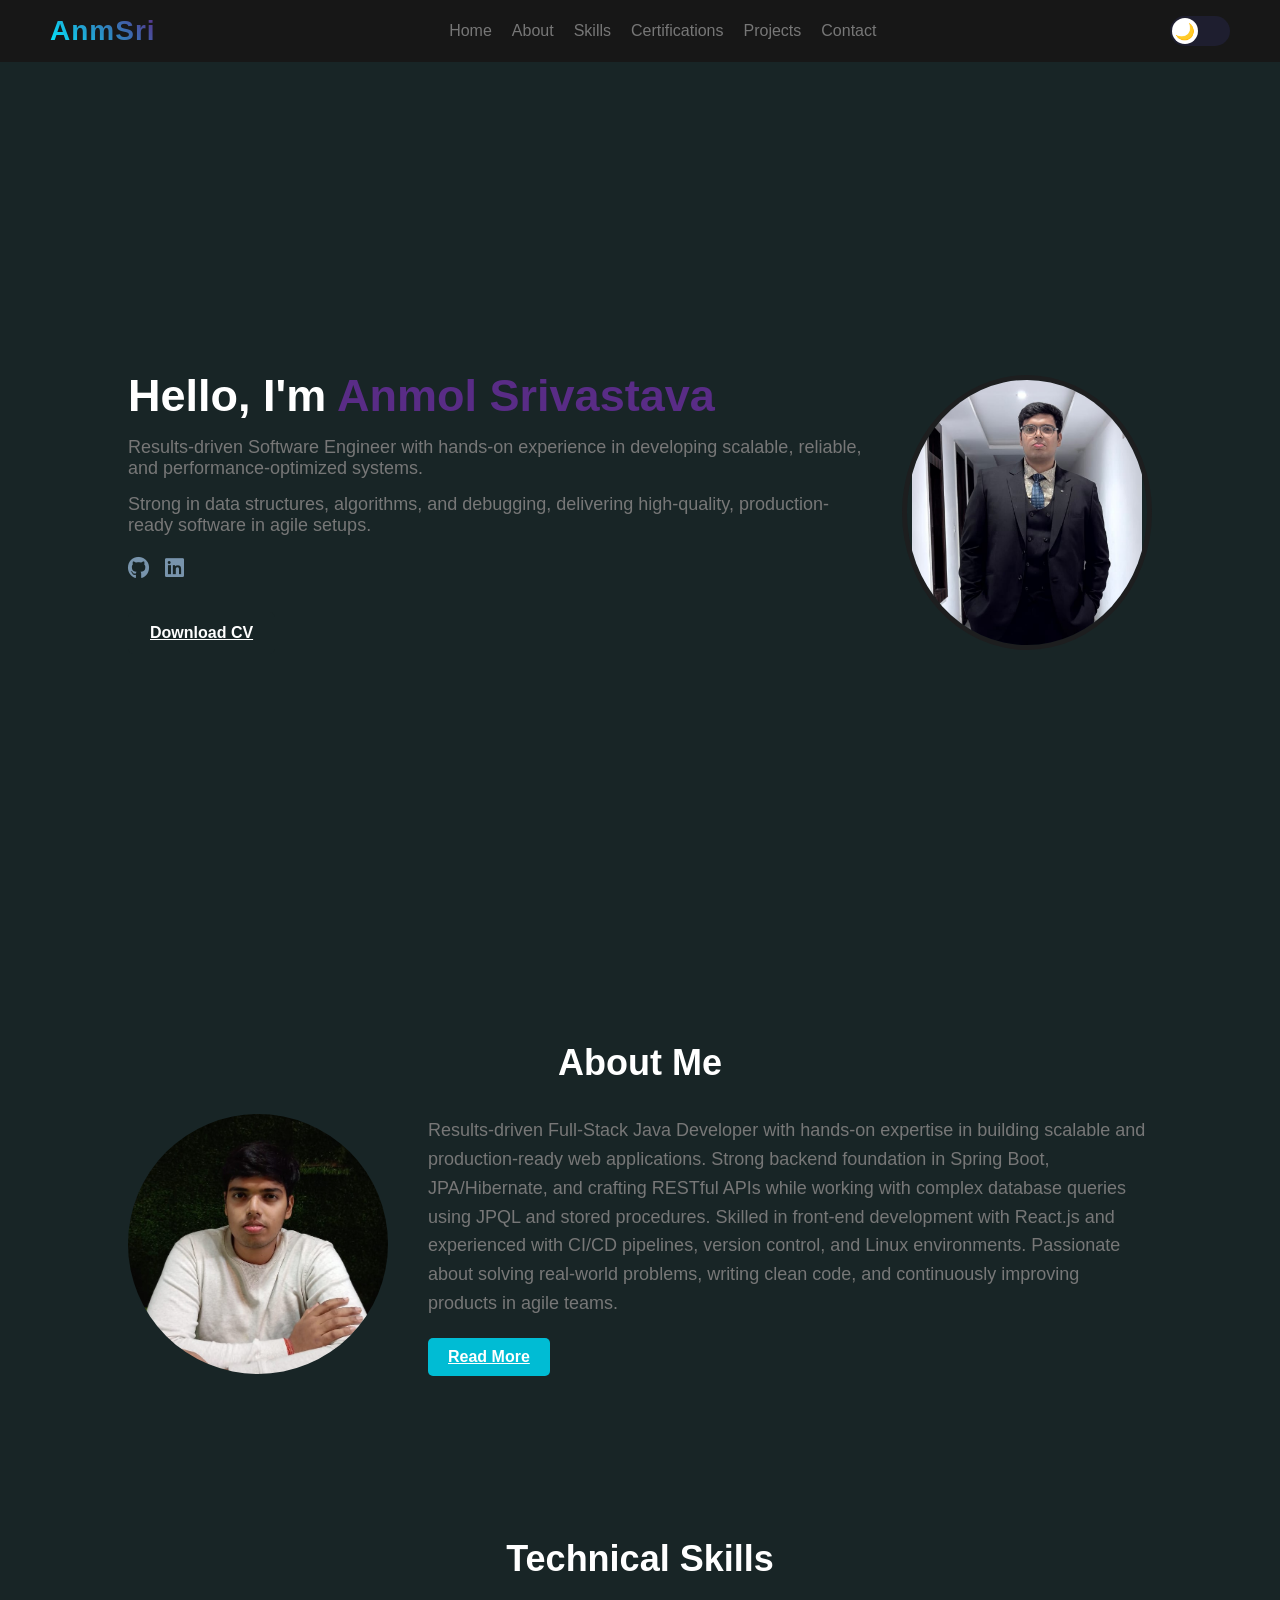
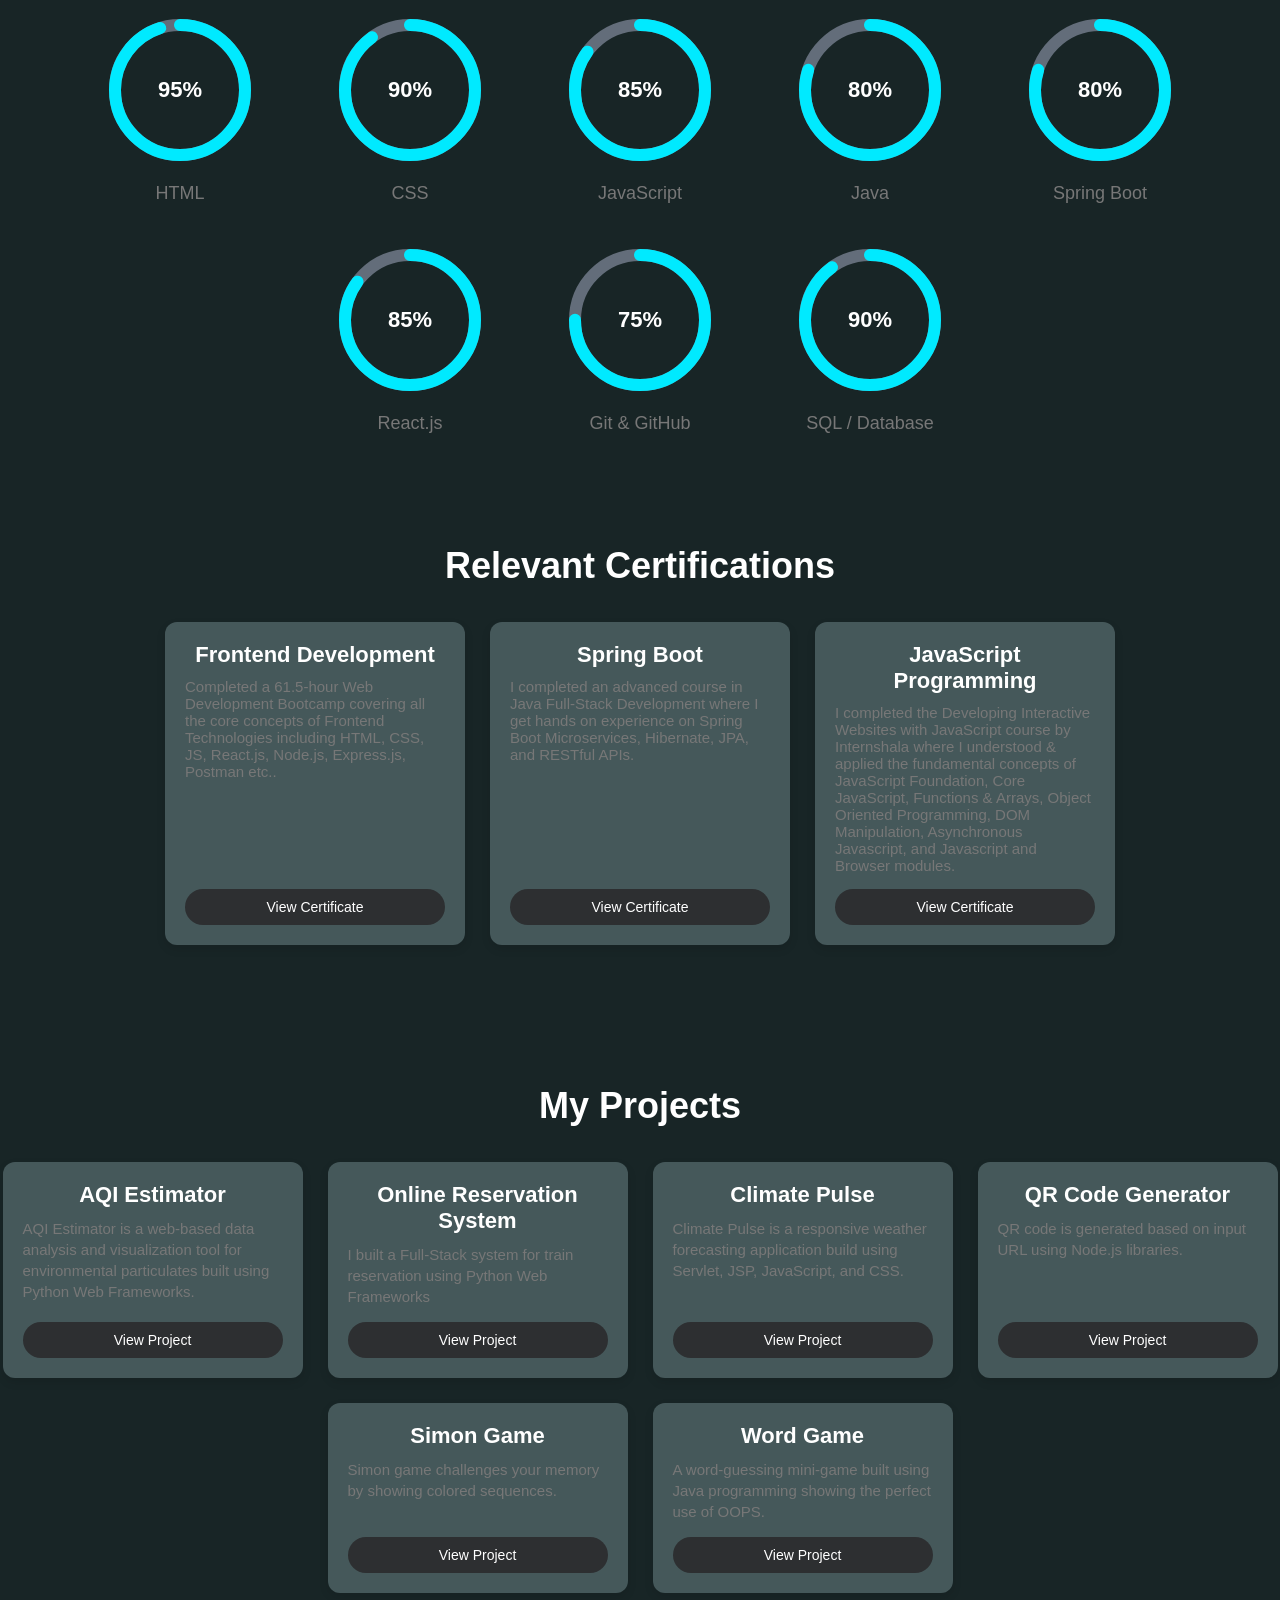
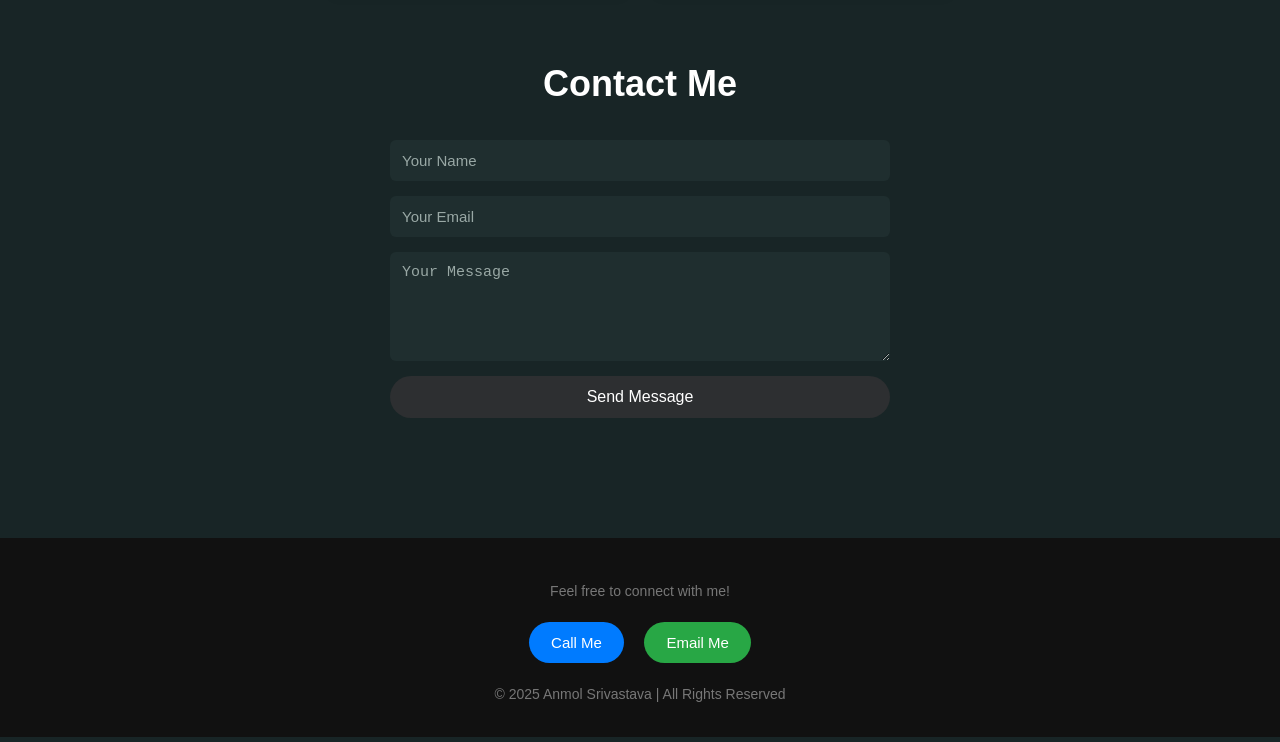
<file: index.html>
<!DOCTYPE html>
<html lang="en">
<head>
    <meta charset="UTF-8"> <!-- Sets character encoding for proper text rendering -->
    <meta name="viewport" content="width=device-width, initial-scale=1.0"> <!-- Ensures responsiveness on all devices -->
    <title>My Portfolio</title> <!-- Browser tab title -->

    <!-- External CSS File -->
    <link rel="stylesheet" href="styles.css">

    <!-- FontAwesome Icons (used for social icons) -->
    <link rel="stylesheet" href="https://cdnjs.cloudflare.com/ajax/libs/font-awesome/6.5.0/css/all.min.css">
</head>

<body>

    <!-- ========================= HEADER SECTION ========================= -->
    <header>
        <!-- Brand Logo / Name -->
        <div class="logo">AnmSri</div>

        <!-- Navigation Menu -->
        <nav>
            <ul>
                <!-- Navigation links scroll to different sections of the same page -->
                <li><a href="#home">Home</a></li>
                <li><a href="#about">About</a></li>
                <li><a href="#skills">Skills</a></li>
                <li><a href="#certifications">Certifications</a></li>
                <li><a href="#projects">Projects</a></li>
                <li><a href="#contact">Contact</a></li>
            </ul>
        </nav>

        <!-- Day/Night Toggle UI (Only UI — no JS logic, decorative switch) -->
        <label class="toggle">
            <input type="checkbox" class="toggle-checkbox" id="themeToggle">
            <div class="toggle-container">
                <div class="knob"></div>
            </div>
        </label>

    </header>
    <!-- ========================= HEADER END ========================= -->



    <!-- ========================= HOME SECTION ========================= -->
    <section id="home" class="home">

        <!-- Left side content: Intro, Bio, Buttons -->
        <div class="home-content">
            <h1>Hello, I'm <span>Anmol Srivastava</span></h1>
            <p>Results-driven Software Engineer with hands-on experience in developing scalable, reliable, and performance-optimized systems.</p> 
            <p>Strong in data structures, algorithms, and debugging, delivering high-quality, production-ready software in agile setups.</p>

            <!-- Social Media Icons -->
            <div class="social-icons">
                <!-- GitHub Profile -->
                <a href="https://github.com/Anmolsri2002" target="_blank"><i class="fab fa-github"></i></a>

                <!-- LinkedIn Profile -->
                <a href="https://www.linkedin.com/in/anmol-srivastava-aa34a422b/" target="_blank"><i class="fab fa-linkedin"></i></a>
            </div>

            <!-- Resume Download Button -->
            <a href="https://drive.google.com/uc?export=download&id=1dcHqmVfgwdtqLTy5FPF7y1nLsfXpuvOP" class="btn-resume" download>
                Download CV
            </a>
        </div>

        <!-- Right Side Image -->
        <div class="profile-img">
            <img src="./public/profile.png" alt="Profile Image">
        </div>

    </section>
    <!-- ========================= HOME END ========================= -->



    <!-- ========================= ABOUT SECTION ========================= -->
    <section id="about" class="about-section">
        <h2 class="heading">About Me</h2>

        <div class="about-content">

            <!-- Left side profile image -->
            <div class="about-img">
                <img src="./public/About.jpeg" alt="Profile Image">
            </div>

            <!-- Developer introduction, experience summary -->
            <div class="about-text">
                <p>
                    Results-driven Full-Stack Java Developer with hands-on expertise in building scalable and production-ready web applications.
                    Strong backend foundation in Spring Boot, JPA/Hibernate, and crafting RESTful APIs while working with complex database queries using JPQL and stored procedures.
                    Skilled in front-end development with React.js and experienced with CI/CD pipelines, version control, and Linux environments.
                    Passionate about solving real-world problems, writing clean code, and continuously improving products in agile teams.
                </p>

                <!-- “Read More” internal link (optional scroll anchor) -->
                <a href="https://www.linkedin.com/in/anmol-srivastava-aa34a422b/" class="read-more-btn" target="_blank">Read More</a>
            </div>
        </div>
    </section>
    <!-- ========================= ABOUT END ========================= -->



    <!-- ========================= SKILLS SECTION ========================= -->
    <section id="skills" class="skills-section">
        <h2 class="section-title">Technical Skills</h2>

        <!-- Circular skill progress indicators -->
        <div class="skills-wrapper">

            <!-- Each skill block contains: SVG ring, percentage, skill name -->
            <div class="circular-skill">
                <svg class="progress-ring">
                    <circle class="bg"></circle>
                    <circle class="progress html"></circle>
                </svg>
                <div class="skill-value" data-tooltip="95%">95%</div>
                <p>HTML</p>
            </div>

            <div class="circular-skill">
                <svg class="progress-ring">
                    <circle class="bg"></circle>
                    <circle class="progress css"></circle>
                </svg>
                <div class="skill-value" data-tooltip="90%">90%</div>
                <p>CSS</p>
            </div>

            <div class="circular-skill">
                <svg class="progress-ring">
                    <circle class="bg"></circle>
                    <circle class="progress js"></circle>
                </svg>
                <div class="skill-value" data-tooltip="85%">85%</div>
                <p>JavaScript</p>
            </div>

            <div class="circular-skill">
                <svg class="progress-ring">
                    <circle class="bg"></circle>
                    <circle class="progress java"></circle>
                </svg>
                <div class="skill-value" data-tooltip="80%">80%</div>
                <p>Java</p>
            </div>

            <div class="circular-skill">
                <svg class="progress-ring">
                    <circle class="bg"></circle>
                    <circle class="progress spring"></circle>
                </svg>
                <div class="skill-value" data-tooltip="80%">80%</div>
                <p>Spring Boot</p>
            </div>

            <div class="circular-skill">
                <svg class="progress-ring">
                    <circle class="bg"></circle>
                    <circle class="progress react"></circle>
                </svg>
                <div class="skill-value" data-tooltip="85%">85%</div>
                <p>React.js</p>
            </div>

            <div class="circular-skill">
                <svg class="progress-ring">
                    <circle class="bg"></circle>
                    <circle class="progress git"></circle>
                </svg>
                <div class="skill-value" data-tooltip="75%">75%</div>
                <p>Git & GitHub</p>
            </div>

            <div class="circular-skill">
                <svg class="progress-ring">
                    <circle class="bg"></circle>
                    <circle class="progress sql"></circle>
                </svg>
                <div class="skill-value" data-tooltip="90%">90%</div>
                <p>SQL / Database</p>
            </div>

        </div>
    </section>
    <!-- ========================= SKILLS END ========================= -->



    <!-- ========================= CERTIFICATIONS SECTION ========================= -->
    <section id="certifications" class="cert-section">

        <h2>Relevant Certifications</h2>

        <div class="cert-container">

            <!-- Certification Card -->
            <div class="cert-card">
                <h3>Frontend Development</h3>
                <p>Completed a 61.5-hour Web Development Bootcamp covering all the core concepts of Frontend Technologies including HTML, CSS, JS, React.js, Node.js, Express.js, Postman etc..</p>
                <a href="https://drive.google.com/file/d/1t4aHeSahF6zDe6aB6YO3yQDGEgU7CQ1o/view?usp=sharing"
                   target="_blank" class="cert-btn">
                   View Certificate
                </a>
            </div>

            <div class="cert-card">
                <h3>Spring Boot</h3>
                <p>I completed an advanced course in Java Full-Stack Development where I get hands on experience on Spring Boot Microservices, Hibernate, JPA, and RESTful APIs.</p>
                <a href="https://drive.google.com/file/d/1-ryTHNzr58IXZLWwmrl6neBJ3VlblK-e/view?usp=sharing"
                   target="_blank" class="cert-btn">
                   View Certificate
                </a>
            </div>

            <div class="cert-card">
                <h3>JavaScript Programming</h3>
                <p>I completed the Developing Interactive Websites with JavaScript course by Internshala where I understood & applied the fundamental concepts of JavaScript Foundation, Core JavaScript, Functions & Arrays, Object Oriented Programming, DOM Manipulation, Asynchronous Javascript, and Javascript and Browser modules.</p>
                <a href="https://drive.google.com/file/d/1F6eSkqVGwvSXxKHO3BCWviNTn6n7EgPp/view?usp=sharing"
                   target="_blank" class="cert-btn">
                   View Certificate
                </a>
            </div>

        </div>
    </section>
    <!-- ========================= CERTIFICATIONS END ========================= -->



    <!-- ========================= PROJECTS SECTION ========================= -->
    <section id="projects" class="projects-section">

        <h2 class="section-title">My Projects</h2>

        <div class="projects-container">

            <!-- Single Project Card -->
            <div class="project-card">
                <h3>AQI Estimator</h3>
                <p>AQI Estimator is a web-based data analysis and visualization tool for environmental particulates built using Python Web Frameworks.</p>
                <a href="https://github.com/Anmolsri2002/AQI-Estimator" class="project-btn" target="_blank">View Project</a>
            </div>

            <div class="project-card">
                <h3>Online Reservation System</h3>
                <p>I built a Full-Stack system for train reservation using Python Web Frameworks</p>
                <a href="https://github.com/Anmolsri2002/Online-Reservation-System" class="project-btn" target="_blank">View Project</a>
            </div>

            <div class="project-card">
                <h3>Climate Pulse</h3>
                <p>Climate Pulse is a responsive weather forecasting application build using Servlet, JSP, JavaScript, and CSS.</p>
                <a href="https://github.com/Anmolsri2002/WeatherApplication" class="project-btn" target="_blank">View Project</a>
            </div>

            <div class="project-card">
                <h3>QR Code Generator</h3>
                <p>QR code is generated based on input URL using Node.js libraries.</p>
                <a href="https://github.com/Anmolsri2002/QR-Code-Generator" class="project-btn" target="_blank">View Project</a>
            </div>

            <div class="project-card">
                <h3>Simon Game</h3>
                <p>Simon game challenges your memory by showing colored sequences.</p>
                <a href="https://github.com/Anmolsri2002/Simon-Game" class="project-btn" target="_blank">View Project</a>
            </div>

            <div class="project-card">
                <h3>Word Game</h3>
                <p>A word-guessing mini-game built using Java programming showing the perfect use of OOPS.</p>
                <a href="https://github.com/Anmolsri2002/Word-Game" class="project-btn" target="_blank">View Project</a>
            </div>

        </div>
    </section>
    <!-- ========================= PROJECTS END ========================= -->



    <!-- ========================= CONTACT SECTION ========================= -->
    <section id="contact" class="contact-section">

        <h2 class="contact-title">Contact Me</h2>

        <!-- Contact form uses reset button so form clears without JS -->
        <form class="contact-form" action="#contact">
            <input type="text" placeholder="Your Name" required>
            <input type="email" placeholder="Your Email" required>
            <textarea rows="5" placeholder="Your Message" required></textarea>

            <!-- Reset-type button clears all fields on click -->
            <button type="reset" class="contact-btn">Send Message</button>
        </form>

    </section>
    <!-- ========================= CONTACT END ========================= -->



    <!-- ========================= FOOTER SECTION ========================= -->
    <footer class="site-footer">

        <!-- Small intro text -->
        <p>Feel free to connect with me!</p>

        <div class="footer-buttons">
            <!-- Buttons with tooltip using CSS (data-tooltip attribute) -->
            <a href="tel:+91 9555489941" class="footer-btn call-btn" data-tooltip="+91 95554 89941">Call Me</a>
            <a href="mailto:anmol282002@gmail.com" class="footer-btn email-btn" data-tooltip="anmol282002@gmail.com">Email Me</a>
        </div>

        <!-- Copyright -->
        <p class="copyright">© 2025 Anmol Srivastava | All Rights Reserved</p>

    </footer>
    <!-- ========================= FOOTER END ========================= -->
    <script>
        const toggle = document.querySelector(".toggle-checkbox");

        // ===== LIGHT THEME COLORS =====
        const lightTheme = {
            bodyBg: "#f4f6f7",
            sectionBg: "#f4f6f7",
            headerBg: "#ffffff",
            cardBg: "#ffffff",
            textDark: "#121212",
            textLight: "#444",
            accent: "#0077ff"
        };

        // ===== DARK THEME COLORS (YOUR ORIGINAL) =====
        const darkTheme = {
            bodyBg: "#182526",
            sectionBg: "#182526",
            headerBg: "#171717",
            cardBg: "#45585a",
            textDark: "#ffffff",
            textLight: "#777",
            accent: "#00eaff"
        };

        function applyTheme(theme) {
            document.body.style.backgroundColor = theme.bodyBg;

            document.querySelectorAll(
                "header, .home, .about-section, .skills-section, .cert-section, .projects-section, .contact-section"
            ).forEach(el => {
                el.style.backgroundColor = theme.sectionBg;
            });

            document.querySelector("header").style.backgroundColor = theme.headerBg;

            document.querySelectorAll(
                ".project-card, .cert-card"
            ).forEach(card => {
                card.style.backgroundColor = theme.cardBg;
            });

            document.querySelectorAll(
                "h1, h2, h3, .section-title, .heading, .contact-title"
            ).forEach(text => {
                text.style.color = theme.textDark;
            });

            document.querySelectorAll(
                "p, nav ul li a"
            ).forEach(text => {
                text.style.color = theme.textLight;
            });

            document.querySelectorAll(
                ".logo"
            ).forEach(logo => {
                logo.style.background = `linear-gradient(45deg, ${theme.accent}, #592c86)`;
                logo.style.webkitBackgroundClip = "text";
                logo.style.webkitTextFillColor = "transparent";
            });
        }

        // ===== LOAD SAVED THEME =====
        const savedTheme = localStorage.getItem("theme");
        if (savedTheme === "light") {
            toggle.checked = true;
            applyTheme(lightTheme);
        } else {
            applyTheme(darkTheme);
        }

        // ===== TOGGLE LISTENER =====
        toggle.addEventListener("change", () => {
            if (toggle.checked) {
                applyTheme(lightTheme);
                localStorage.setItem("theme", "light");
            } else {
                applyTheme(darkTheme);
                localStorage.setItem("theme", "dark");
            }
        });
    </script>


</body>
</html>
</file>
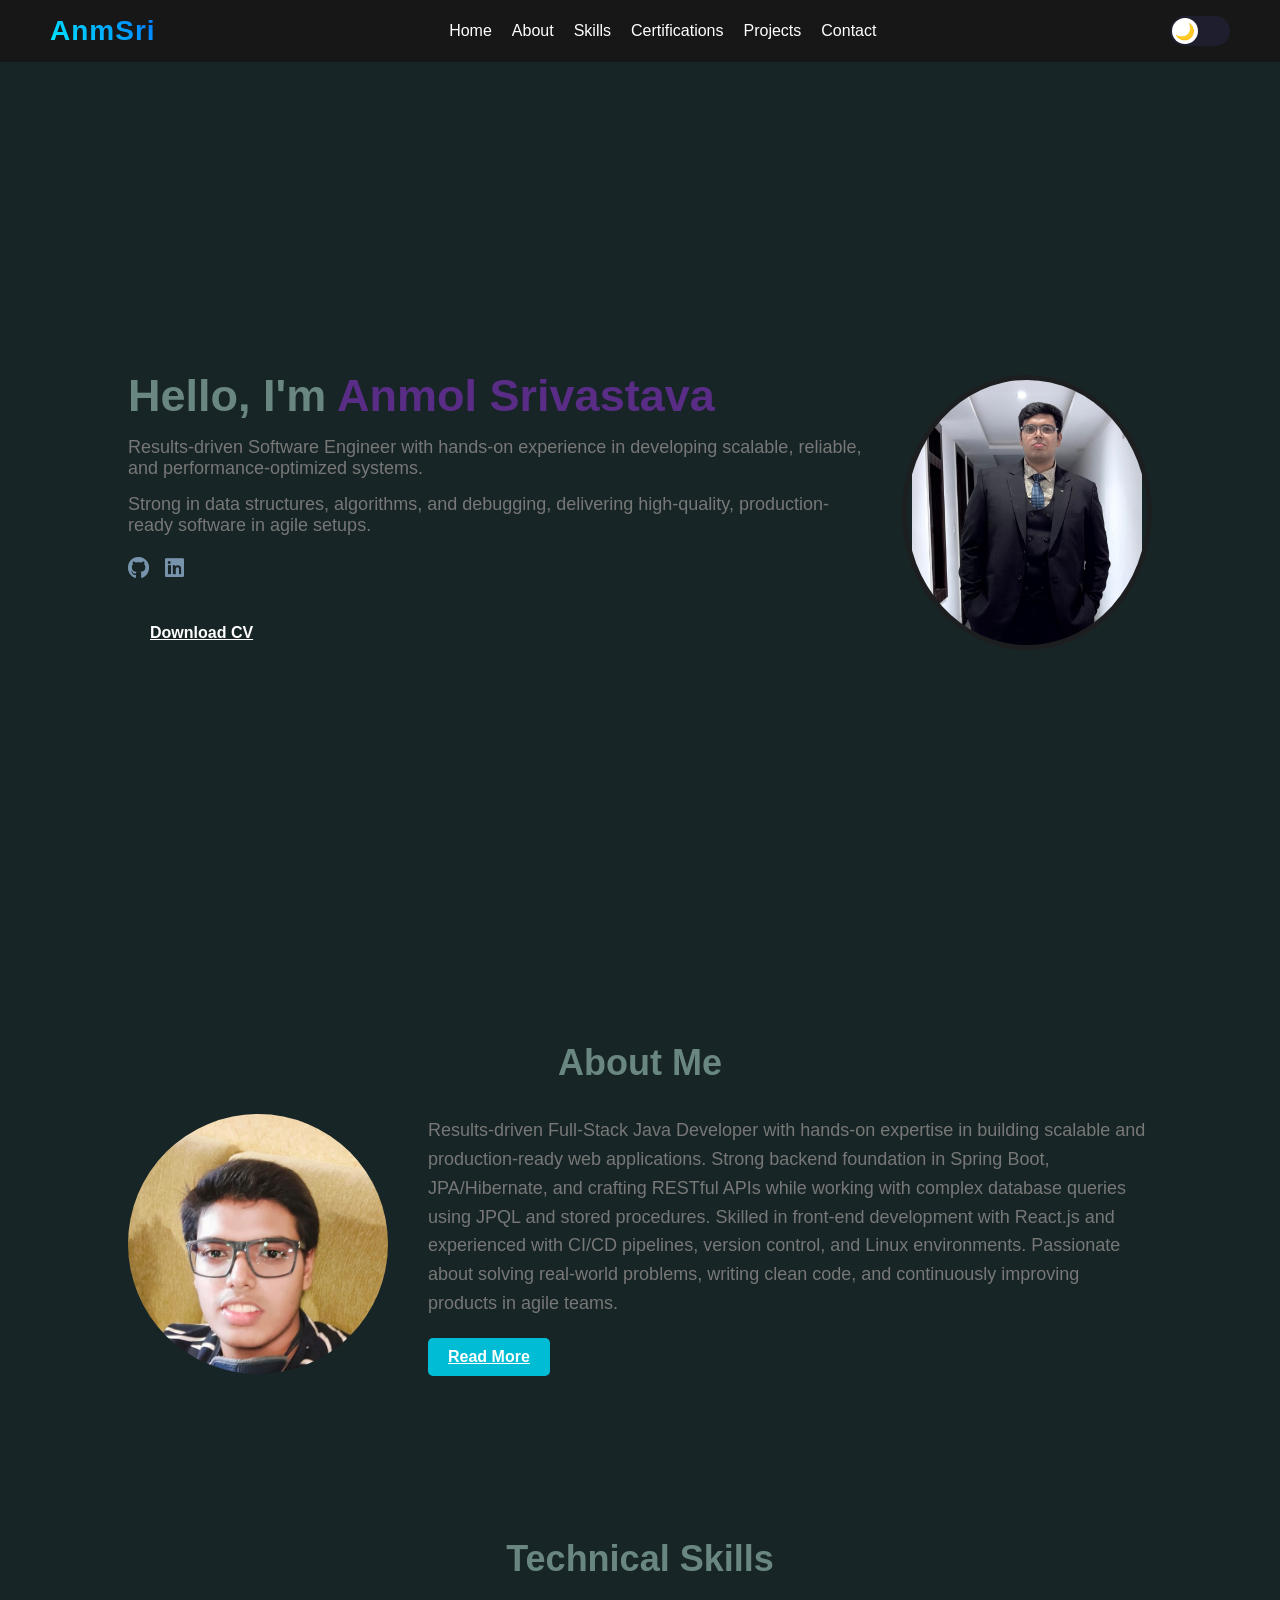
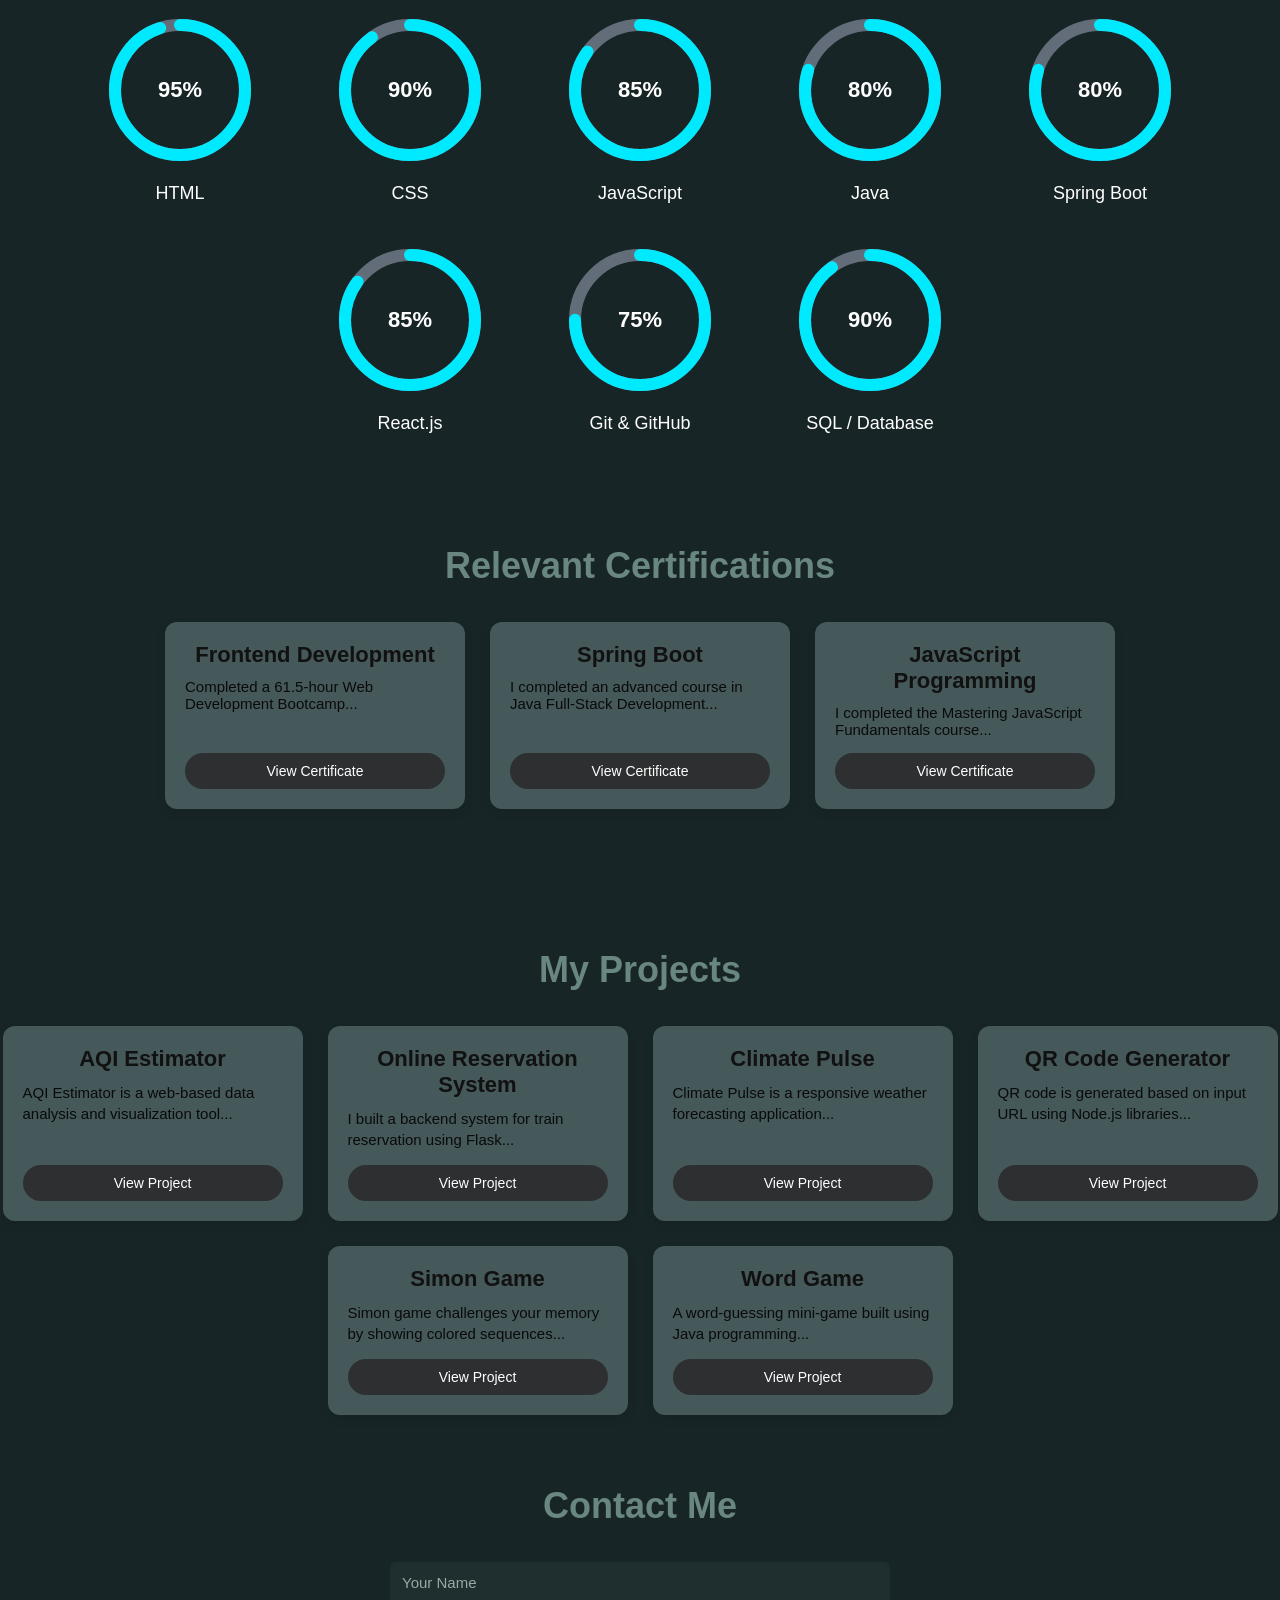
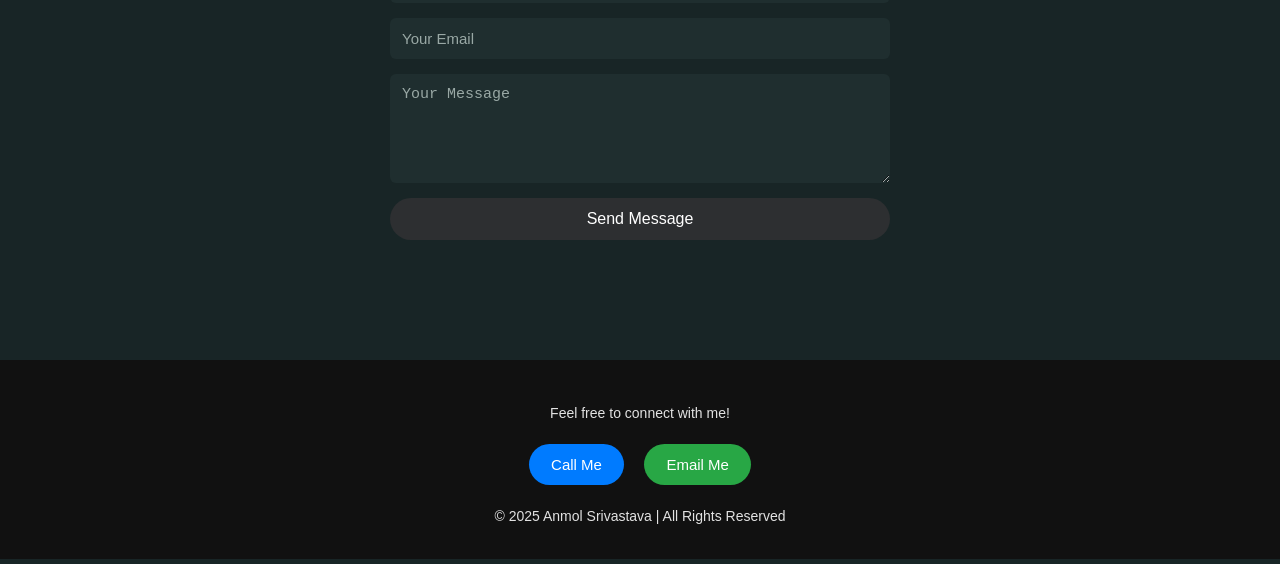
<file: MyPortfolio/index.html>
<!DOCTYPE html>
<html lang="en">
<head>
    <meta charset="UTF-8"> <!-- Sets character encoding for proper text rendering -->
    <meta name="viewport" content="width=device-width, initial-scale=1.0"> <!-- Ensures responsiveness on all devices -->
    <title>My Portfolio</title> <!-- Browser tab title -->

    <!-- External CSS File -->
    <link rel="stylesheet" href="styles.css">

    <!-- FontAwesome Icons (used for social icons) -->
    <link rel="stylesheet" href="https://cdnjs.cloudflare.com/ajax/libs/font-awesome/6.5.0/css/all.min.css">
</head>

<body>

    <!-- ========================= HEADER SECTION ========================= -->
    <header>
        <!-- Brand Logo / Name -->
        <div class="logo">AnmSri</div>

        <!-- Navigation Menu -->
        <nav>
            <ul>
                <!-- Navigation links scroll to different sections of the same page -->
                <li><a href="#home">Home</a></li>
                <li><a href="#about">About</a></li>
                <li><a href="#skills">Skills</a></li>
                <li><a href="#certifications">Certifications</a></li>
                <li><a href="#projects">Projects</a></li>
                <li><a href="#contact">Contact</a></li>
            </ul>
        </nav>

        <!-- Day/Night Toggle UI (Only UI — no JS logic, decorative switch) -->
        <label class="toggle">
            <input type="checkbox" class="toggle-checkbox">
            <div class="toggle-container">
                <div class="knob"></div>
            </div>
        </label>
    </header>
    <!-- ========================= HEADER END ========================= -->



    <!-- ========================= HOME SECTION ========================= -->
    <section id="home" class="home">

        <!-- Left side content: Intro, Bio, Buttons -->
        <div class="home-content">
            <h1>Hello, I'm <span>Anmol Srivastava</span></h1>
            <p>Results-driven Software Engineer with hands-on experience in developing scalable, reliable, and performance-optimized systems.</p> 
            <p>Strong in data structures, algorithms, and debugging, delivering high-quality, production-ready software in agile setups.</p>

            <!-- Social Media Icons -->
            <div class="social-icons">
                <!-- GitHub Profile -->
                <a href="https://github.com/Anmolsri2002" target="_blank"><i class="fab fa-github"></i></a>

                <!-- LinkedIn Profile -->
                <a href="https://www.linkedin.com/in/anmol-srivastava-aa34a422b/" target="_blank"><i class="fab fa-linkedin"></i></a>
            </div>

            <!-- Resume Download Button -->
            <a href="https://drive.google.com/uc?export=download&id=1dcHqmVfgwdtqLTy5FPF7y1nLsfXpuvOP" class="btn-resume" download>
                Download CV
            </a>
        </div>

        <!-- Right Side Image -->
        <div class="profile-img">
            <img src="./public/profile.png" alt="Profile Image">
        </div>

    </section>
    <!-- ========================= HOME END ========================= -->



    <!-- ========================= ABOUT SECTION ========================= -->
    <section id="about" class="about-section">
        <h2 class="heading">About Me</h2>

        <div class="about-content">

            <!-- Left side profile image -->
            <div class="about-img">
                <img src="./public/About.jpeg" alt="Profile Image">
            </div>

            <!-- Developer introduction, experience summary -->
            <div class="about-text">
                <p>
                    Results-driven Full-Stack Java Developer with hands-on expertise in building scalable and production-ready web applications.
                    Strong backend foundation in Spring Boot, JPA/Hibernate, and crafting RESTful APIs while working with complex database queries using JPQL and stored procedures.
                    Skilled in front-end development with React.js and experienced with CI/CD pipelines, version control, and Linux environments.
                    Passionate about solving real-world problems, writing clean code, and continuously improving products in agile teams.
                </p>

                <!-- “Read More” internal link (optional scroll anchor) -->
                <a href="#more-about" class="read-more-btn">Read More</a>
            </div>
        </div>
    </section>
    <!-- ========================= ABOUT END ========================= -->



    <!-- ========================= SKILLS SECTION ========================= -->
    <section id="skills" class="skills-section">
        <h2 class="section-title">Technical Skills</h2>

        <!-- Circular skill progress indicators -->
        <div class="skills-wrapper">

            <!-- Each skill block contains: SVG ring, percentage, skill name -->
            <div class="circular-skill">
                <svg class="progress-ring">
                    <circle class="bg"></circle>
                    <circle class="progress html"></circle>
                </svg>
                <div class="skill-value">95%</div>
                <p>HTML</p>
            </div>

            <div class="circular-skill">
                <svg class="progress-ring">
                    <circle class="bg"></circle>
                    <circle class="progress css"></circle>
                </svg>
                <div class="skill-value">90%</div>
                <p>CSS</p>
            </div>

            <div class="circular-skill">
                <svg class="progress-ring">
                    <circle class="bg"></circle>
                    <circle class="progress js"></circle>
                </svg>
                <div class="skill-value">85%</div>
                <p>JavaScript</p>
            </div>

            <div class="circular-skill">
                <svg class="progress-ring">
                    <circle class="bg"></circle>
                    <circle class="progress java"></circle>
                </svg>
                <div class="skill-value">80%</div>
                <p>Java</p>
            </div>

            <div class="circular-skill">
                <svg class="progress-ring">
                    <circle class="bg"></circle>
                    <circle class="progress spring"></circle>
                </svg>
                <div class="skill-value">80%</div>
                <p>Spring Boot</p>
            </div>

            <div class="circular-skill">
                <svg class="progress-ring">
                    <circle class="bg"></circle>
                    <circle class="progress react"></circle>
                </svg>
                <div class="skill-value">85%</div>
                <p>React.js</p>
            </div>

            <div class="circular-skill">
                <svg class="progress-ring">
                    <circle class="bg"></circle>
                    <circle class="progress git"></circle>
                </svg>
                <div class="skill-value">75%</div>
                <p>Git & GitHub</p>
            </div>

            <div class="circular-skill">
                <svg class="progress-ring">
                    <circle class="bg"></circle>
                    <circle class="progress sql"></circle>
                </svg>
                <div class="skill-value">90%</div>
                <p>SQL / Database</p>
            </div>

        </div>
    </section>
    <!-- ========================= SKILLS END ========================= -->



    <!-- ========================= CERTIFICATIONS SECTION ========================= -->
    <section id="certifications" class="cert-section">

        <h2>Relevant Certifications</h2>

        <div class="cert-container">

            <!-- Certification Card -->
            <div class="cert-card">
                <h3>Frontend Development</h3>
                <p>Completed a 61.5-hour Web Development Bootcamp...</p>
                <a href="https://drive.google.com/file/d/1t4aHeSahF6zDe6aB6YO3yQDGEgU7CQ1o/view?usp=sharing"
                   target="_blank" class="cert-btn">
                   View Certificate
                </a>
            </div>

            <div class="cert-card">
                <h3>Spring Boot</h3>
                <p>I completed an advanced course in Java Full-Stack Development...</p>
                <a href="https://drive.google.com/file/d/1-ryTHNzr58IXZLWwmrl6neBJ3VlblK-e/view?usp=sharing"
                   target="_blank" class="cert-btn">
                   View Certificate
                </a>
            </div>

            <div class="cert-card">
                <h3>JavaScript Programming</h3>
                <p>I completed the Mastering JavaScript Fundamentals course...</p>
                <a href="https://drive.google.com/file/d/1vu9rI8Bfas1ueAoaVskPSNCGJVUsqJtS/view?usp=sharing"
                   target="_blank" class="cert-btn">
                   View Certificate
                </a>
            </div>

        </div>
    </section>
    <!-- ========================= CERTIFICATIONS END ========================= -->



    <!-- ========================= PROJECTS SECTION ========================= -->
    <section id="projects" class="projects-section">

        <h2 class="section-title">My Projects</h2>

        <div class="projects-container">

            <!-- Single Project Card -->
            <div class="project-card">
                <h3>AQI Estimator</h3>
                <p>AQI Estimator is a web-based data analysis and visualization tool...</p>
                <a href="https://github.com/Anmolsri2002/AQI-Estimator" class="project-btn" target="_blank">View Project</a>
            </div>

            <div class="project-card">
                <h3>Online Reservation System</h3>
                <p>I built a backend system for train reservation using Flask...</p>
                <a href="https://github.com/Anmolsri2002/Online-Reservation-System" class="project-btn" target="_blank">View Project</a>
            </div>

            <div class="project-card">
                <h3>Climate Pulse</h3>
                <p>Climate Pulse is a responsive weather forecasting application...</p>
                <a href="https://github.com/Anmolsri2002/WeatherApplication" class="project-btn" target="_blank">View Project</a>
            </div>

            <div class="project-card">
                <h3>QR Code Generator</h3>
                <p>QR code is generated based on input URL using Node.js libraries...</p>
                <a href="https://github.com/Anmolsri2002/QR-Code-Generator" class="project-btn" target="_blank">View Project</a>
            </div>

            <div class="project-card">
                <h3>Simon Game</h3>
                <p>Simon game challenges your memory by showing colored sequences...</p>
                <a href="https://github.com/Anmolsri2002/Simon-Game" class="project-btn" target="_blank">View Project</a>
            </div>

            <div class="project-card">
                <h3>Word Game</h3>
                <p>A word-guessing mini-game built using Java programming...</p>
                <a href="https://github.com/Anmolsri2002/Word-Game" class="project-btn" target="_blank">View Project</a>
            </div>

        </div>
    </section>
    <!-- ========================= PROJECTS END ========================= -->



    <!-- ========================= CONTACT SECTION ========================= -->
    <section id="contact" class="contact-section">

        <h2 class="contact-title">Contact Me</h2>

        <!-- Contact form uses reset button so form clears without JS -->
        <form class="contact-form" action="#contact">
            <input type="text" placeholder="Your Name" required>
            <input type="email" placeholder="Your Email" required>
            <textarea rows="5" placeholder="Your Message" required></textarea>

            <!-- Reset-type button clears all fields on click -->
            <button type="reset" class="contact-btn">Send Message</button>
        </form>

    </section>
    <!-- ========================= CONTACT END ========================= -->



    <!-- ========================= FOOTER SECTION ========================= -->
    <footer class="site-footer">

        <!-- Small intro text -->
        <p>Feel free to connect with me!</p>

        <div class="footer-buttons">
            <!-- Buttons with tooltip using CSS (data-tooltip attribute) -->
            <a href="tel:+91 9555489941" class="footer-btn call-btn" data-tooltip="+91 95554 89941">Call Me</a>
            <a href="mailto:anmol282002@gmail.com" class="footer-btn email-btn" data-tooltip="anmol282002@gmail.com">Email Me</a>
        </div>

        <!-- Copyright -->
        <p class="copyright">© 2025 Anmol Srivastava | All Rights Reserved</p>

    </footer>
    <!-- ========================= FOOTER END ========================= -->

</body>
</html>
</file>
<file: styles.css>
/* ----------------------------------------------------------
   GLOBAL RESET
-----------------------------------------------------------*/
* {
    margin: 0;
    padding: 0;
    box-sizing: border-box;
}

html {
  scroll-behavior: smooth;
}

/* ----------------------------------------------------------
   BODY BASE STYLING
-----------------------------------------------------------*/
body {
    font-family: Arial, sans-serif;
    background: #182526;
}

/* ----------------------------------------------------------
   HEADER & NAVBAR
-----------------------------------------------------------*/

/* Header container */
header {
    display: flex;
    justify-content: space-between;
    align-items: center;
    padding: 15px 50px;
    background-color: #171717;
    color: #fff;
}

/* Logo text with gradient effect */
.logo {
    font-size: 28px;
    font-weight: bold;
    letter-spacing: 1px;
    cursor: pointer;
    background: linear-gradient(45deg, #00eaff, #0077ff);
    transition: 0.3s ease-in-out;
    background-clip: text;
    -webkit-background-clip: text;
    -webkit-text-fill-color: transparent;
}

/* Logo hover effect */
.logo:hover {
    transform: scale(1.08);
    letter-spacing: 2px;
    text-shadow: 0 0 10px rgba(0, 234, 255, 0.5);
}

/* Navigation menu */
nav ul {
    list-style: none;
    display: flex;
    gap: 20px;
}

/* Navbar links */
nav ul li a {
    color: #fff;
    text-decoration: none;
    font-size: 16px;
    transition: 0.3s;
}

/* Navbar hover */
nav ul li a:hover {
    color: #00eaff;
}

/* ----------------------------------------------------------
   TOGGLE SWITCH (LIGHT/DARK MODE DESIGN)
-----------------------------------------------------------*/

/* Knob styling */
.knob {
    position: absolute;
    top: 2px;
    left: 2px;
    width: 26px;
    height: 26px;
    background: #fff;
    border-radius: 50%;
    display: flex;
    align-items: center;
    justify-content: center;
    transition: transform 0.45s cubic-bezier(.4, 0, .2, 1),
                color 0.3s;
}

/* Toggle body */
.toggle-container {
    width: 60px;
    height: 30px;
    background: #1e1e2f;
    border-radius: 50px;
    position: relative;
    cursor: pointer;
    transition: background 0.45s;
    display: flex;
    align-items: center;
}

/* Checkbox hidden */
.toggle-checkbox {
    position: absolute;
    opacity: 0;
    pointer-events: none;
}

/* Slight preview animation on hover */
.toggle-container:hover .knob {
    transform: translateX(4px);
}

/* Active state */
.toggle-checkbox:checked + .toggle-container {
    background: #ffc94a;
}

/* Full slide animation */
.toggle-checkbox:checked + .toggle-container .knob {
    transform: translateX(30px) rotate(360deg);
}

/* Moon icon (default) */
.toggle-checkbox:not(:checked) + .toggle-container .knob::before {
    content: "🌙";
    font-size: 16px;
}

/* Sun icon (active) */
.toggle-checkbox:checked + .toggle-container .knob::before {
    content: "☀️";
    font-size: 16px;
}

/* ----------------------------------------------------------
   HOME SECTION
-----------------------------------------------------------*/
.home {
  display: flex;
  justify-content: space-between;
  align-items: center;
  padding: 80px 10%;
  min-height: 100vh;
  background-color: #182526;
}

/* Home heading */
.home h1 {
  font-size: 45px;
  font-weight: 700;
  color: #698780;
}
.home h1 span {
  color: #592c86;
}

/* Home paragraph */
.home p {
  margin: 15px 0;
  font-size: 18px;
  color: #777;
}

/* Profile image styling */
.profile-img img {
  width: 250px;
  height: 275px;
  border-radius: 100%;
  object-fit: contain;
  border: 5px solid #1d1e1f;
  animation: floatImg 3s ease-in-out infinite;
  display: block;
  margin-left: 30px;
}

/* Floating animation */
@keyframes floatImg {
  0% { transform: translateY(0px); }
  50% { transform: translateY(-12px); }
  100% { transform: translateY(0px); }
}

/* Social icons row */
.social-icons {
  margin: 20px 0;
}
.social-icons a {
  font-size: 22px;
  margin-right: 12px;
  color: #7894ac;
  transition: 0.3s;
}
.social-icons a:hover {
  color: #488e9a;
  transform: translateY(-4px);
}

/* Resume button */
.btn-resume {
  display: inline-block;
  padding: 12px 22px;
  background: #182526;
  color: #fff;
  border-radius: 5px;
  font-weight: 600;
  transition: 0.4s;
  margin-top: 10px;
}
.btn-resume:hover {
  background: transparent;
  color: #00bcd4;
  border: 2px solid #00bcd4;
  transform: scale(1.05);
}

/* ----------------------------------------------------------
   ABOUT SECTION
-----------------------------------------------------------*/
.about-section {
  padding: 80px 10%;
  background-color: #182526;
  text-align: center;
}

.heading {
  font-size: 36px;
  font-weight: 700;
  color: #698780;
  margin-bottom: 30px;
}

/* About content layout */
.about-content {
  display: flex;
  justify-content: space-between;
  align-items: center;
  gap: 40px;
  flex-wrap: wrap;
}

/* Profile image */
.about-img img {
  width: 260px;
  height: 260px;
  border-radius: 50%;
  object-fit: cover;
  transition: 0.4s;
}

.about-img img:hover {
  transform: scale(1.05);
}

/* About text */
.about-text {
  flex: 1;
  text-align: left;
}

.about-text p {
  font-size: 18px;
  color: #777;
  line-height: 1.6;
  margin-bottom: 20px;
}

/* Read more button */
.read-more-btn {
  display: inline-block;
  padding: 10px 20px;
  background: #00bcd4;
  color: #fff;
  font-weight: 600;
  border-radius: 5px;
  transition: 0.3s;
}

.read-more-btn:hover {
  background: transparent;
  color: #00bcd4;
  border: 2px solid #00bcd4;
  transform: scale(1.05);
}

/* ----------------------------------------------------------
   SKILLS (CIRCULAR PROGRESS BARS)
-----------------------------------------------------------*/
.skills-section {
  background: #182526;
  text-align: center;
  padding: 80px 0;
}

.section-title {
  font-size: 36px;
  color: #698780;
  margin-bottom: 50px;
}

.skills-wrapper {
  display: flex;
  justify-content: center;
  gap: 80px;
  flex-wrap: wrap;
}

/* Circular skill container */
.circular-skill {
  width: 150px;
  height: 150px;
  position: relative;
}

/* SVG ring */
.progress-ring {
  width: 150px;
  height: 150px;
  transform: rotate(-90deg);
}

/* Circle values */
circle {
  fill: none;
  stroke-width: 12px;
  r: 65;
  cx: 75;
  cy: 75;
}

/* Background circle */
.bg {
  stroke: #636d7a;
}

/* Animated progress */
.progress {
  stroke: #00eaff;
  stroke-linecap: round;
  stroke-dasharray: 408;
  stroke-dashoffset: 408;
  animation: progressAnim 2s forwards ease;
}

/* Percentage text */
.skill-value {
  position: absolute;
  top: 50%;
  left: 50%;
  transform: translate(-50%, -50%);
  color: #ffffff;
  font-size: 22px;
  font-weight: bold;
}

/* Skill labels */
.circular-skill p {
  margin-top: 14px;
  font-size: 18px;
  color: #ffffff;
}

/* Individual skill percentages */
.progress.html       { stroke-dashoffset: calc(408 - (408 * 95) / 100); }
.progress.css        { stroke-dashoffset: calc(408 - (408 * 90) / 100); }
.progress.js         { stroke-dashoffset: calc(408 - (408 * 85) / 100); }
.progress.java       { stroke-dashoffset: calc(408 - (408 * 80) / 100); }
.progress.spring     { stroke-dashoffset: calc(408 - (408 * 80) / 100); }
.progress.react      { stroke-dashoffset: calc(408 - (408 * 85) / 100); }
.progress.git        { stroke-dashoffset: calc(408 - (408 * 75) / 100); }
.progress.sql        { stroke-dashoffset: calc(408 - (408 * 90) / 100); }

/* Tooltip base */
.skill-value::after {
  content: attr(data-tooltip);
  position: absolute;
  bottom: 130%;
  left: 50%;
  transform: translateX(-50%);
  background: #000;
  color: #fff;
  padding: 8px 12px;
  border-radius: 6px;
  font-size: 14px;
  white-space: nowrap;
  opacity: 0;
  transition: 0.3s ease;
  box-shadow: 0 3px 8px rgba(0,0,0,0.3);
}

/* Tooltip arrow */
.skill-value::before {
  content: "";
  position: absolute;
  bottom: 115%;
  left: 50%;
  transform: translateX(-50%);
  border-width: 6px;
  border-style: solid;
  border-color: #000 transparent transparent transparent;
  opacity: 0;
  transition: 0.3s ease;
}

/* Show tooltip on hover */
.skill-value:hover::after,
.skill-value:hover::before {
  opacity: 1;
}
/* ----------------------------------------------------------
   CERTIFICATION SECTION
-----------------------------------------------------------*/
.cert-section {
  padding: 70px 0;
  background: #182526;
  text-align: center;
}

.cert-section h2 {
  font-size: 36px;
  margin-bottom: 35px;
  color: #698780
}

.cert-container {
  display: flex;
  justify-content: center;
  gap: 25px;
  flex-wrap: wrap;
}

/* Certification card */
.cert-card {
  width: 300px;
  background: #45585a;
  padding: 20px;
  border-radius: 12px;
  box-shadow: 0 4px 10px rgba(0,0,0,0.1);
  transition: 0.3s ease;
  display: flex;
  flex-direction: column;
  justify-content: space-between;
}

/* Hover effect */
.cert-card:hover {
  transform: translateY(-10px);
  box-shadow: 0 8px 20px rgba(0,0,0,0.2);
}

/* Title */
.cert-card h3 {
  font-size: 22px;
  margin-bottom: 10px;
  color: #121111;
}

.cert-card p {
  font-size: 15px;
  margin-bottom: 15px;
  color: #0a0a0a;
  text-align: left;
}

/* View certificate button */
.cert-btn {
  text-decoration: none;
  display: inline-block;
  background: #2d2f31;
  color: #fff;
  padding: 10px 18px;
  border-radius: 25px;
  font-size: 14px;
  margin-top: auto;
  transition: background 0.3s ease;
}

.cert-btn:hover {
  background: #3a3c3e;
}

/* ----------------------------------------------------------
   PROJECT SECTION
-----------------------------------------------------------*/

/* Section box */
.projects-section {
  padding: 70px 0;
  background: #182526;
  text-align: center;
}

.section-title {
  font-size: 36px;
  margin-bottom: 35px;
  color: #698780;
}

.projects-container {
  display: flex;
  justify-content: center;
  gap: 25px;
  flex-wrap: wrap;
}

/* Project card */
.project-card {
  width: 300px;
  background: #45585a;
  padding: 20px;
  border-radius: 12px;
  box-shadow: 0 4px 10px rgba(0,0,0,0.1);
  transition: 0.35s ease-in-out;
  display: flex;
  flex-direction: column;
  justify-content: space-between;
}

/* Hover animation */
.project-card:hover {
  transform: translateY(-12px) scale(1.05);
  box-shadow: 0 12px 28px rgba(0,0,0,0.35);
}

/* Project title */
.project-card h3 {
  font-size: 22px;
  margin-bottom: 10px;
  color: #121111;
}

/* Project description text */
.project-card p {
  font-size: 15px;
  margin-bottom: 15px;
  color: #0a0a0a;
  text-align: left;
  white-space: normal;
  overflow-wrap: break-word;
  line-height: 1.4;
}

/* Button */
.project-btn {
  text-decoration: none;
  display: inline-block;
  background: #2d2f31;
  color: #fff;
  padding: 10px 18px;
  border-radius: 25px;
  font-size: 14px;
  margin-top: auto;
  transition: 0.35s ease-in-out;
}

.project-btn:hover {
  background: #3a3c3e;
}

/* ----------------------------------------------------------
   CONTACT SECTION
-----------------------------------------------------------*/
.contact-section {
  background: #182526;
  padding-bottom: 60px;
  text-align: center;
}

.contact-title {
  font-size: 36px;
  margin-bottom: 35px;
  color: #698780;
}

/* Contact form layout */
.contact-form {
  width: 80%;
  max-width: 500px;
  margin: auto;
  display: flex;
  flex-direction: column;
  gap: 15px;
}

/* Inputs */
.contact-form input,
.contact-form textarea {
  width: 100%;
  padding: 12px;
  background: #1f2e2f;
  border: none;
  border-radius: 6px;
  font-size: 15px;
  color: #fff;
}

/* Placeholder color */
.contact-form input::placeholder,
.contact-form textarea::placeholder {
  color: #99a8a5;
}

/* Submit button */
.contact-btn {
  background: #2d2f31;
  color: #fff;
  border: none;
  padding: 12px;
  font-size: 16px;
  border-radius: 25px;
  cursor: pointer;
  transition: 0.3s ease;
}

.contact-btn:hover {
  background: #3a3c3e;
}

/* ----------------------------------------------------------
   FOOTER SECTION
-----------------------------------------------------------*/
.site-footer {
  background: #111;
  color: #e2e2e2;
  text-align: center;
  padding: 35px 20px;
  margin-top: 60px;
}

.footer-buttons {
  margin: 15px 0;
}

/* Basic button */
.footer-btn {
  text-decoration: none;
  display: inline-block;
  margin: 8px;
  padding: 12px 22px;
  border-radius: 25px;
  font-size: 15px;
  transition: 0.3s ease;
  position: relative;
}

/* Call button */
.call-btn {
  background: #007bff;
  color: #fff;
}

/* Email button */
.email-btn {
  background: #28a745;
  color: #fff;
}

/* Hover zoom effect */
.footer-btn:hover {
  transform: scale(1.08);
  opacity: 0.9;
}

/* Copyright text */
.site-footer p {
  margin-top: 10px;
  font-size: 14px;
}

/* Tooltip base */
.footer-btn::after {
  content: attr(data-tooltip);
  position: absolute;
  bottom: 130%;
  left: 50%;
  transform: translateX(-50%);
  background: #000;
  color: #fff;
  padding: 8px 12px;
  border-radius: 6px;
  font-size: 14px;
  white-space: nowrap;
  opacity: 0;
  transition: 0.3s ease;
  box-shadow: 0 3px 8px rgba(0,0,0,0.3);
}

/* Tooltip arrow */
.footer-btn::before {
  content: "";
  position: absolute;
  bottom: 115%;
  left: 50%;
  transform: translateX(-50%);
  border-width: 6px;
  border-style: solid;
  border-color: #000 transparent transparent transparent;
  opacity: 0;
  transition: 0.3s ease;
}

/* Show tooltip on hover */
.footer-btn:hover::after,
.footer-btn:hover::before {
  opacity: 1;
}

/* ----------------------------------------------------------
   RESPONSIVE STYLES
-----------------------------------------------------------*/

/* Home responsive */
@media (max-width: 900px) {
  .home {
    flex-direction: column-reverse;
    text-align: center;
  }
  .profile-img img {
    margin-bottom: 25px;
  }
}

/* Project responsive */
@media (max-width: 900px) {
  .projects-container {
    justify-content: center;
    gap: 20px;
  }
  .project-card {
    width: 260px;
  }
}

/* Mobile layout */
@media (max-width: 600px) {
  .projects-container {
    flex-direction: column;
    align-items: center;
  }
}

/* Footer responsive */
@media(max-width: 480px) {
  .footer-btn {
    width: 90%;
  }
}
</file>
<file: MyPortfolio/styles.css>
/* ----------------------------------------------------------
   GLOBAL RESET
-----------------------------------------------------------*/
* {
    margin: 0;
    padding: 0;
    box-sizing: border-box;
}

html {
  scroll-behavior: smooth;
}

/* ----------------------------------------------------------
   BODY BASE STYLING
-----------------------------------------------------------*/
body {
    font-family: Arial, sans-serif;
    background: #182526;
}

/* ----------------------------------------------------------
   HEADER & NAVBAR
-----------------------------------------------------------*/

/* Header container */
header {
    display: flex;
    justify-content: space-between;
    align-items: center;
    padding: 15px 50px;
    background-color: #171717;
    color: #fff;
}

/* Logo text with gradient effect */
.logo {
    font-size: 28px;
    font-weight: bold;
    letter-spacing: 1px;
    cursor: pointer;
    background: linear-gradient(45deg, #00eaff, #0077ff);
    transition: 0.3s ease-in-out;
    background-clip: text;
    -webkit-background-clip: text;
    -webkit-text-fill-color: transparent;
}

/* Logo hover effect */
.logo:hover {
    transform: scale(1.08);
    letter-spacing: 2px;
    text-shadow: 0 0 10px rgba(0, 234, 255, 0.5);
}

/* Navigation menu */
nav ul {
    list-style: none;
    display: flex;
    gap: 20px;
}

/* Navbar links */
nav ul li a {
    color: #fff;
    text-decoration: none;
    font-size: 16px;
    transition: 0.3s;
}

/* Navbar hover */
nav ul li a:hover {
    color: #00eaff;
}

/* ----------------------------------------------------------
   TOGGLE SWITCH (LIGHT/DARK MODE DESIGN)
-----------------------------------------------------------*/

/* Knob styling */
.knob {
    position: absolute;
    top: 2px;
    left: 2px;
    width: 26px;
    height: 26px;
    background: #fff;
    border-radius: 50%;
    display: flex;
    align-items: center;
    justify-content: center;
    transition: transform 0.45s cubic-bezier(.4, 0, .2, 1),
                color 0.3s;
}

/* Toggle body */
.toggle-container {
    width: 60px;
    height: 30px;
    background: #1e1e2f;
    border-radius: 50px;
    position: relative;
    cursor: pointer;
    transition: background 0.45s;
    display: flex;
    align-items: center;
}

/* Checkbox hidden */
.toggle-checkbox {
    position: absolute;
    opacity: 0;
    pointer-events: none;
}

/* Slight preview animation on hover */
.toggle-container:hover .knob {
    transform: translateX(4px);
}

/* Active state */
.toggle-checkbox:checked + .toggle-container {
    background: #ffc94a;
}

/* Full slide animation */
.toggle-checkbox:checked + .toggle-container .knob {
    transform: translateX(30px) rotate(360deg);
}

/* Moon icon (default) */
.toggle-checkbox:not(:checked) + .toggle-container .knob::before {
    content: "🌙";
    font-size: 16px;
}

/* Sun icon (active) */
.toggle-checkbox:checked + .toggle-container .knob::before {
    content: "☀️";
    font-size: 16px;
}

/* ----------------------------------------------------------
   HOME SECTION
-----------------------------------------------------------*/
.home {
  display: flex;
  justify-content: space-between;
  align-items: center;
  padding: 80px 10%;
  min-height: 100vh;
  background-color: #182526;
}

/* Home heading */
.home h1 {
  font-size: 45px;
  font-weight: 700;
  color: #698780;
}
.home h1 span {
  color: #592c86;
}

/* Home paragraph */
.home p {
  margin: 15px 0;
  font-size: 18px;
  color: #777;
}

/* Profile image styling */
.profile-img img {
  width: 250px;
  height: 275px;
  border-radius: 100%;
  object-fit: contain;
  border: 5px solid #1d1e1f;
  animation: floatImg 3s ease-in-out infinite;
  display: block;
  margin-left: 30px;
}

/* Floating animation */
@keyframes floatImg {
  0% { transform: translateY(0px); }
  50% { transform: translateY(-12px); }
  100% { transform: translateY(0px); }
}

/* Social icons row */
.social-icons {
  margin: 20px 0;
}
.social-icons a {
  font-size: 22px;
  margin-right: 12px;
  color: #7894ac;
  transition: 0.3s;
}
.social-icons a:hover {
  color: #488e9a;
  transform: translateY(-4px);
}

/* Resume button */
.btn-resume {
  display: inline-block;
  padding: 12px 22px;
  background: #182526;
  color: #fff;
  border-radius: 5px;
  font-weight: 600;
  transition: 0.4s;
  margin-top: 10px;
}
.btn-resume:hover {
  background: transparent;
  color: #00bcd4;
  border: 2px solid #00bcd4;
  transform: scale(1.05);
}

/* ----------------------------------------------------------
   ABOUT SECTION
-----------------------------------------------------------*/
.about-section {
  padding: 80px 10%;
  background-color: #182526;
  text-align: center;
}

.heading {
  font-size: 36px;
  font-weight: 700;
  color: #698780;
  margin-bottom: 30px;
}

/* About content layout */
.about-content {
  display: flex;
  justify-content: space-between;
  align-items: center;
  gap: 40px;
  flex-wrap: wrap;
}

/* Profile image */
.about-img img {
  width: 260px;
  height: 260px;
  border-radius: 50%;
  object-fit: cover;
  transition: 0.4s;
}

.about-img img:hover {
  transform: scale(1.05);
}

/* About text */
.about-text {
  flex: 1;
  text-align: left;
}

.about-text p {
  font-size: 18px;
  color: #777;
  line-height: 1.6;
  margin-bottom: 20px;
}

/* Read more button */
.read-more-btn {
  display: inline-block;
  padding: 10px 20px;
  background: #00bcd4;
  color: #fff;
  font-weight: 600;
  border-radius: 5px;
  transition: 0.3s;
}

.read-more-btn:hover {
  background: transparent;
  color: #00bcd4;
  border: 2px solid #00bcd4;
  transform: scale(1.05);
}

/* ----------------------------------------------------------
   SKILLS (CIRCULAR PROGRESS BARS)
-----------------------------------------------------------*/
.skills-section {
  background: #182526;
  text-align: center;
  padding: 80px 0;
}

.section-title {
  font-size: 36px;
  color: #698780;
  margin-bottom: 50px;
}

.skills-wrapper {
  display: flex;
  justify-content: center;
  gap: 80px;
  flex-wrap: wrap;
}

/* Circular skill container */
.circular-skill {
  width: 150px;
  height: 150px;
  position: relative;
}

/* SVG ring */
.progress-ring {
  width: 150px;
  height: 150px;
  transform: rotate(-90deg);
}

/* Circle values */
circle {
  fill: none;
  stroke-width: 12px;
  r: 65;
  cx: 75;
  cy: 75;
}

/* Background circle */
.bg {
  stroke: #636d7a;
}

/* Animated progress */
.progress {
  stroke: #00eaff;
  stroke-linecap: round;
  stroke-dasharray: 408;
  stroke-dashoffset: 408;
  animation: progressAnim 2s forwards ease;
}

/* Percentage text */
.skill-value {
  position: absolute;
  top: 50%;
  left: 50%;
  transform: translate(-50%, -50%);
  color: #ffffff;
  font-size: 22px;
  font-weight: bold;
}

/* Skill labels */
.circular-skill p {
  margin-top: 14px;
  font-size: 18px;
  color: #ffffff;
}

/* Individual skill percentages */
.progress.html       { stroke-dashoffset: calc(408 - (408 * 95) / 100); }
.progress.css        { stroke-dashoffset: calc(408 - (408 * 90) / 100); }
.progress.js         { stroke-dashoffset: calc(408 - (408 * 85) / 100); }
.progress.java       { stroke-dashoffset: calc(408 - (408 * 80) / 100); }
.progress.spring     { stroke-dashoffset: calc(408 - (408 * 80) / 100); }
.progress.react      { stroke-dashoffset: calc(408 - (408 * 85) / 100); }
.progress.git        { stroke-dashoffset: calc(408 - (408 * 75) / 100); }
.progress.sql        { stroke-dashoffset: calc(408 - (408 * 90) / 100); }

/* ----------------------------------------------------------
   CERTIFICATION SECTION
-----------------------------------------------------------*/
.cert-section {
  padding: 70px 0;
  background: #182526;
  text-align: center;
}

.cert-section h2 {
  font-size: 36px;
  margin-bottom: 35px;
  color: #698780
}

.cert-container {
  display: flex;
  justify-content: center;
  gap: 25px;
  flex-wrap: wrap;
}

/* Certification card */
.cert-card {
  width: 300px;
  background: #45585a;
  padding: 20px;
  border-radius: 12px;
  box-shadow: 0 4px 10px rgba(0,0,0,0.1);
  transition: 0.3s ease;
  display: flex;
  flex-direction: column;
  justify-content: space-between;
}

/* Hover effect */
.cert-card:hover {
  transform: translateY(-10px);
  box-shadow: 0 8px 20px rgba(0,0,0,0.2);
}

/* Title */
.cert-card h3 {
  font-size: 22px;
  margin-bottom: 10px;
  color: #121111;
}

.cert-card p {
  font-size: 15px;
  margin-bottom: 15px;
  color: #0a0a0a;
  text-align: left;
}

/* View certificate button */
.cert-btn {
  text-decoration: none;
  display: inline-block;
  background: #2d2f31;
  color: #fff;
  padding: 10px 18px;
  border-radius: 25px;
  font-size: 14px;
  margin-top: auto;
  transition: background 0.3s ease;
}

.cert-btn:hover {
  background: #3a3c3e;
}

/* ----------------------------------------------------------
   PROJECT SECTION
-----------------------------------------------------------*/

/* Section box */
.projects-section {
  padding: 70px 0;
  background: #182526;
  text-align: center;
}

.section-title {
  font-size: 36px;
  margin-bottom: 35px;
  color: #698780;
}

.projects-container {
  display: flex;
  justify-content: center;
  gap: 25px;
  flex-wrap: wrap;
}

/* Project card */
.project-card {
  width: 300px;
  background: #45585a;
  padding: 20px;
  border-radius: 12px;
  box-shadow: 0 4px 10px rgba(0,0,0,0.1);
  transition: 0.35s ease-in-out;
  display: flex;
  flex-direction: column;
  justify-content: space-between;
}

/* Hover animation */
.project-card:hover {
  transform: translateY(-12px) scale(1.05);
  box-shadow: 0 12px 28px rgba(0,0,0,0.35);
}

/* Project title */
.project-card h3 {
  font-size: 22px;
  margin-bottom: 10px;
  color: #121111;
}

/* Project description text */
.project-card p {
  font-size: 15px;
  margin-bottom: 15px;
  color: #0a0a0a;
  text-align: left;
  white-space: normal;
  overflow-wrap: break-word;
  line-height: 1.4;
}

/* Button */
.project-btn {
  text-decoration: none;
  display: inline-block;
  background: #2d2f31;
  color: #fff;
  padding: 10px 18px;
  border-radius: 25px;
  font-size: 14px;
  margin-top: auto;
  transition: 0.35s ease-in-out;
}

.project-btn:hover {
  background: #3a3c3e;
}

/* ----------------------------------------------------------
   CONTACT SECTION
-----------------------------------------------------------*/
.contact-section {
  background: #182526;
  padding-bottom: 60px;
  text-align: center;
}

.contact-title {
  font-size: 36px;
  margin-bottom: 35px;
  color: #698780;
}

/* Contact form layout */
.contact-form {
  width: 80%;
  max-width: 500px;
  margin: auto;
  display: flex;
  flex-direction: column;
  gap: 15px;
}

/* Inputs */
.contact-form input,
.contact-form textarea {
  width: 100%;
  padding: 12px;
  background: #1f2e2f;
  border: none;
  border-radius: 6px;
  font-size: 15px;
  color: #fff;
}

/* Placeholder color */
.contact-form input::placeholder,
.contact-form textarea::placeholder {
  color: #99a8a5;
}

/* Submit button */
.contact-btn {
  background: #2d2f31;
  color: #fff;
  border: none;
  padding: 12px;
  font-size: 16px;
  border-radius: 25px;
  cursor: pointer;
  transition: 0.3s ease;
}

.contact-btn:hover {
  background: #3a3c3e;
}

/* ----------------------------------------------------------
   FOOTER SECTION
-----------------------------------------------------------*/
.site-footer {
  background: #111;
  color: #e2e2e2;
  text-align: center;
  padding: 35px 20px;
  margin-top: 60px;
}

.footer-buttons {
  margin: 15px 0;
}

/* Basic button */
.footer-btn {
  text-decoration: none;
  display: inline-block;
  margin: 8px;
  padding: 12px 22px;
  border-radius: 25px;
  font-size: 15px;
  transition: 0.3s ease;
  position: relative;
}

/* Call button */
.call-btn {
  background: #007bff;
  color: #fff;
}

/* Email button */
.email-btn {
  background: #28a745;
  color: #fff;
}

/* Hover zoom effect */
.footer-btn:hover {
  transform: scale(1.08);
  opacity: 0.9;
}

/* Copyright text */
.site-footer p {
  margin-top: 10px;
  font-size: 14px;
}

/* Tooltip base */
.footer-btn::after {
  content: attr(data-tooltip);
  position: absolute;
  bottom: 130%;
  left: 50%;
  transform: translateX(-50%);
  background: #000;
  color: #fff;
  padding: 8px 12px;
  border-radius: 6px;
  font-size: 14px;
  white-space: nowrap;
  opacity: 0;
  transition: 0.3s ease;
  box-shadow: 0 3px 8px rgba(0,0,0,0.3);
}

/* Tooltip arrow */
.footer-btn::before {
  content: "";
  position: absolute;
  bottom: 115%;
  left: 50%;
  transform: translateX(-50%);
  border-width: 6px;
  border-style: solid;
  border-color: #000 transparent transparent transparent;
  opacity: 0;
  transition: 0.3s ease;
}

/* Show tooltip on hover */
.footer-btn:hover::after,
.footer-btn:hover::before {
  opacity: 1;
}

/* ----------------------------------------------------------
   RESPONSIVE STYLES
-----------------------------------------------------------*/

/* Home responsive */
@media (max-width: 900px) {
  .home {
    flex-direction: column-reverse;
    text-align: center;
  }
  .profile-img img {
    margin-bottom: 25px;
  }
}

/* Project responsive */
@media (max-width: 900px) {
  .projects-container {
    justify-content: center;
    gap: 20px;
  }
  .project-card {
    width: 260px;
  }
}

/* Mobile layout */
@media (max-width: 600px) {
  .projects-container {
    flex-direction: column;
    align-items: center;
  }
}

/* Footer responsive */
@media(max-width: 480px) {
  .footer-btn {
    width: 90%;
  }
}
</file>
